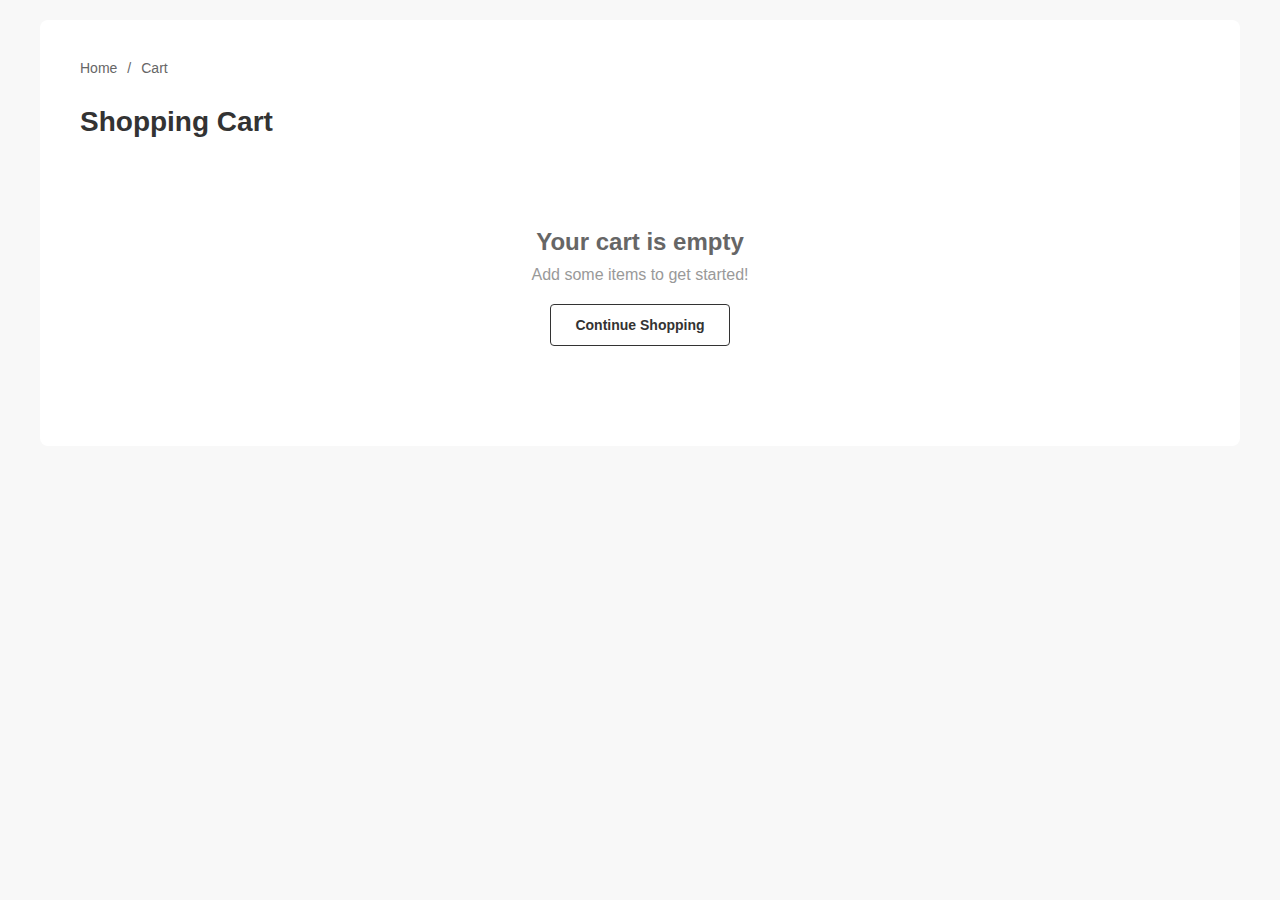
<file: cart.html>
<!DOCTYPE html>
<html lang="en">
<head>
    <meta charset="UTF-8">
    <meta name="viewport" content="width=device-width, initial-scale=1.0">
    <title>Shopping Cart - Comfort Furniture</title>
    <style>
        * {
            margin: 0;
            padding: 0;
            box-sizing: border-box;
        }

        body {
            font-family: 'Segoe UI', Tahoma, Geneva, Verdana, sans-serif;
            background-color: #f8f8f8;
            padding: 20px;
        }

        .container {
            max-width: 1200px;
            margin: 0 auto;
            background: white;
            padding: 40px;
            border-radius: 8px;
        }

        .breadcrumb {
            display: flex;
            gap: 10px;
            margin-bottom: 30px;
            color: #666;
            font-size: 14px;
        }

        .breadcrumb a {
            color: #666;
            text-decoration: none;
            cursor: pointer;
        }

        .breadcrumb a:hover {
            color: #333;
        }

        h1 {
            font-size: 28px;
            margin-bottom: 30px;
            color: #333;
        }

        .cart-wrapper {
            display: grid;
            grid-template-columns: 1fr 350px;
            gap: 40px;
            margin-bottom: 30px;
        }

        .cart-items {
            border-top: 2px solid #f0f0f0;
            border-bottom: 2px solid #f0f0f0;
            padding: 20px 0;
        }

        .cart-header {
            display: grid;
            grid-template-columns: 2fr 1fr 1fr 1fr 0.5fr;
            gap: 20px;
            padding: 15px 0;
            margin-bottom: 20px;
            font-weight: 600;
            color: #333;
            font-size: 14px;
        }

        .cart-item {
            display: grid;
            grid-template-columns: 2fr 1fr 1fr 1fr 0.5fr;
            gap: 20px;
            align-items: center;
            padding: 20px 0;
            border-bottom: 1px solid #f0f0f0;
        }

        .item-info {
            display: flex;
            align-items: center;
            gap: 15px;
        }

        .item-image {
            width: 80px;
            height: 80px;
            background: #f0f0f0;
            border-radius: 4px;
            overflow: hidden;
        }

        .item-image img {
            width: 100%;
            height: 100%;
            object-fit: cover;
        }

        .item-details h3 {
            font-size: 14px;
            margin-bottom: 5px;
            color: #333;
        }

        .item-price {
            font-size: 14px;
            color: #666;
            font-weight: 600;
        }

        .quantity-control {
            display: flex;
            align-items: center;
            border: 1px solid #ddd;
            border-radius: 4px;
            width: 70px;
        }

        .quantity-control button {
            background: none;
            border: none;
            cursor: pointer;
            padding: 5px 8px;
            color: #666;
            font-size: 16px;
        }

        .quantity-control button:hover {
            color: #333;
            background: #f5f5f5;
        }

        .quantity-control input {
            width: 30px;
            border: none;
            text-align: center;
            font-size: 14px;
            font-weight: 600;
        }

        .quantity-control input:focus {
            outline: none;
        }

        .subtotal {
            text-align: right;
            font-weight: 600;
            color: #333;
            font-size: 14px;
        }

        .remove-item {
            background: none;
            border: none;
            color: #dc3545;
            cursor: pointer;
            font-size: 18px;
            padding: 0;
            transition: all 0.2s;
        }

        .remove-item:hover {
            color: #c82333;
            transform: scale(1.2);
        }

        .cart-actions {
            display: flex;
            justify-content: space-between;
            gap: 15px;
            margin-top: 30px;
        }

        .btn {
            padding: 12px 24px;
            border: none;
            border-radius: 4px;
            cursor: pointer;
            font-size: 14px;
            font-weight: 600;
            transition: all 0.3s ease;
        }

        .btn-secondary {
            background: white;
            color: #333;
            border: 1px solid #333;
        }

        .btn-secondary:hover {
            background: #f0f0f0;
        }

        .coupon-section {
            display: flex;
            gap: 15px;
            margin-top: 30px;
        }

        .coupon-input {
            flex: 1;
            padding: 12px 20px;
            border: 1px solid #ddd;
            border-radius: 4px;
            font-size: 14px;
        }

        .coupon-input:focus {
            outline: none;
            border-color: #dc3545;
        }

        .apply-coupon-btn {
            padding: 12px 30px;
            background: #dc3545;
            color: white;
            border: none;
            border-radius: 4px;
            cursor: pointer;
            font-size: 14px;
            font-weight: 600;
            transition: background 0.3s;
        }

        .apply-coupon-btn:hover {
            background: #c82333;
        }

        .cart-summary {
            background: #f9f9f9;
            padding: 25px;
            border-radius: 4px;
            height: fit-content;
            position: sticky;
            top: 20px;
        }

        .cart-summary h2 {
            font-size: 18px;
            margin-bottom: 20px;
            color: #333;
            border-bottom: 2px solid #e0e0e0;
            padding-bottom: 15px;
        }

        .summary-row {
            display: flex;
            justify-content: space-between;
            margin-bottom: 15px;
            font-size: 14px;
            color: #666;
        }

        .summary-row.total {
            font-weight: 700;
            color: #333;
            font-size: 16px;
            margin-top: 20px;
            padding-top: 15px;
            border-top: 1px solid #ddd;
        }

        .checkout-btn {
            width: 100%;
            margin-top: 25px;
            padding: 14px;
            background: #dc3545;
            color: white;
            border: none;
            border-radius: 4px;
            cursor: pointer;
            font-size: 14px;
            font-weight: 600;
            transition: background 0.3s;
        }

        .checkout-btn:hover {
            background: #c82333;
        }

        .message {
            padding: 12px 20px;
            margin-bottom: 20px;
            border-radius: 4px;
            display: none;
            animation: slideDown 0.3s ease;
        }

        .message.show {
            display: block;
        }

        .message.success {
            background-color: #d4edda;
            color: #155724;
            border: 1px solid #c3e6cb;
        }

        .message.error {
            background-color: #f8d7da;
            color: #721c24;
            border: 1px solid #f5c6cb;
        }

        .empty-cart {
            text-align: center;
            padding: 60px 20px;
        }

        .empty-cart h2 {
            font-size: 24px;
            margin-bottom: 10px;
            color: #666;
        }

        .empty-cart p {
            color: #999;
            margin-bottom: 20px;
        }

        @keyframes slideDown {
            from {
                opacity: 0;
                transform: translateY(-10px);
            }
            to {
                opacity: 1;
                transform: translateY(0);
            }
        }

        .calculator-display {
            font-size: 12px;
            color: #999;
            margin-top: 5px;
        }

        @media (max-width: 768px) {
            .cart-wrapper {
                grid-template-columns: 1fr;
            }

            .cart-header,
            .cart-item {
                grid-template-columns: 1.5fr 0.8fr;
            }

            .quantity-control,
            .subtotal,
            .remove-item {
                grid-column: 2;
                justify-self: end;
            }

            .cart-summary {
                position: static;
            }
        }
    </style>
</head>
<body>
    <div class="container">
        <div class="breadcrumb">
            <a href="index.html">Home</a>
            <span>/</span>
            <span>Cart</span>
        </div>

        <h1>Shopping Cart</h1>

        <div id="message" class="message"></div>

        <div id="cartContent">
            <!-- Cart will be loaded here by JavaScript -->
        </div>
    </div>

    <script>
        let appliedDiscount = 0;

        function getCart() {
            return JSON.parse(localStorage.getItem('comfortCart')) || [];
        }

        function saveCart(cart) {
            localStorage.setItem('comfortCart', JSON.stringify(cart));
        }

        function renderCart() {
            const cart = getCart();
            const cartContent = document.getElementById('cartContent');

            if (cart.length === 0) {
                cartContent.innerHTML = `
                    <div class="empty-cart">
                        <h2>Your cart is empty</h2>
                        <p>Add some items to get started!</p>
                        <button class="btn btn-secondary" onclick="window.location.href='index.html'">Continue Shopping</button>
                    </div>
                `;
                return;
            }

            let cartHTML = `
                <div class="cart-wrapper">
                    <div>
                        <div class="cart-header">
                            <div>Product</div>
                            <div>Price</div>
                            <div>Quantity</div>
                            <div>Subtotal</div>
                            <div></div>
                        </div>
                        <div class="cart-items" id="cartItems">
            `;

            cart.forEach(item => {
                cartHTML += `
                    <div class="cart-item" data-id="${item.id}" data-price="${item.price}">
                        <div class="item-info">
                            <div class="item-image">
                                <img src="${item.image}" alt="${item.name}">
                            </div>
                            <div class="item-details">
                                <h3 class="product-name">${item.name}</h3>
                            </div>
                        </div>
                        <div class="item-price">$${item.price}</div>
                        <div>
                            <div class="quantity-control">
                                <button class="qty-minus">−</button>
                                <input class="qty-input" type="number" value="${item.quantity}" min="1">
                                <button class="qty-plus">+</button>
                            </div>
                            <div class="calculator-display">= <span class="calc-qty">${item.quantity}</span> × $<span class="calc-price">${item.price}</span></div>
                        </div>
                        <div class="subtotal">$${(item.price * item.quantity).toFixed(2)}</div>
                        <button class="remove-item">✕</button>
                    </div>
                `;
            });

            cartHTML += `
                        </div>
                        <div class="cart-actions">
                            <button class="btn btn-secondary" id="returnBtn">Return To Shop</button>
                            <button class="btn btn-secondary" id="updateBtn">Update Cart</button>
                        </div>
                        <div class="coupon-section">
                            <input type="text" class="coupon-input" id="couponInput" placeholder="Enter coupon code (e.g., SAVE10, SAVE20, FLAT50)">
                            <button class="apply-coupon-btn" id="applyCoupon">Apply Coupon</button>
                        </div>
                    </div>
                    <div class="cart-summary">
                        <h2>Cart Total</h2>
                        <div class="summary-row">
                            <span>Subtotal:</span>
                            <span id="subtotalDisplay">$0</span>
                        </div>
                        <div class="summary-row" id="discountRow" style="display: none;">
                            <span>Discount:</span>
                            <span id="discountDisplay">-$0</span>
                        </div>
                        <div class="summary-row">
                            <span>Shipping:</span>
                            <span>Free</span>
                        </div>
                        <div class="summary-row total">
                            <span>Total:</span>
                            <span id="totalDisplay">$0</span>
                        </div>
                        <button class="checkout-btn" id="checkoutBtn">Proceed to Checkout</button>
                    </div>
                </div>
            `;

            cartContent.innerHTML = cartHTML;
            attachEventListeners();
            updateCartTotals();
        }

        function attachEventListeners() {
            // Quantity controls
            document.addEventListener('click', function(e) {
                if (e.target.classList.contains('qty-plus')) {
                    const cartItem = e.target.closest('.cart-item');
                    const input = cartItem.querySelector('.qty-input');
                    const id = parseInt(cartItem.dataset.id);
                    updateQuantity(id, parseInt(input.value) + 1);
                }

                if (e.target.classList.contains('qty-minus')) {
                    const cartItem = e.target.closest('.cart-item');
                    const input = cartItem.querySelector('.qty-input');
                    const id = parseInt(cartItem.dataset.id);
                    if (parseInt(input.value) > 1) {
                        updateQuantity(id, parseInt(input.value) - 1);
                    }
                }

                if (e.target.classList.contains('remove-item')) {
                    const cartItem = e.target.closest('.cart-item');
                    const id = parseInt(cartItem.dataset.id);
                    removeItem(id);
                }
            });

            // Quantity input change
            document.addEventListener('change', function(e) {
                if (e.target.classList.contains('qty-input')) {
                    const cartItem = e.target.closest('.cart-item');
                    const id = parseInt(cartItem.dataset.id);
                    const newQty = Math.max(1, parseInt(e.target.value) || 1);
                    updateQuantity(id, newQty);
                }
            });

            // Other buttons
            const returnBtn = document.getElementById('returnBtn');
            if (returnBtn) {
                returnBtn.addEventListener('click', () => {
                    window.location.href = 'index.html';
                });
            }

            const updateBtn = document.getElementById('updateBtn');
            if (updateBtn) {
                updateBtn.addEventListener('click', () => {
                    showMessage('Cart updated successfully!', 'success');
                });
            }

            const applyCoupon = document.getElementById('applyCoupon');
            if (applyCoupon) {
                applyCoupon.addEventListener('click', applyCouponCode);
            }

            const checkoutBtn = document.getElementById('checkoutBtn');
            if (checkoutBtn) {
                checkoutBtn.addEventListener('click', () => {
                    const total = document.getElementById('totalDisplay').textContent;
                    showMessage('Proceeding to checkout with total: ' + total, 'success');
                    setTimeout(() => {
                        alert('Thank you for your order!\nTotal: ' + total);
                    }, 1500);
                });
            }

            const couponInput = document.getElementById('couponInput');
            if (couponInput) {
                couponInput.addEventListener('keypress', (e) => {
                    if (e.key === 'Enter') {
                        applyCouponCode();
                    }
                });
            }
        }

        function updateQuantity(id, quantity) {
            let cart = getCart();
            const item = cart.find(i => i.id === id);
            if (item) {
                item.quantity = quantity;
                saveCart(cart);
                renderCart();
            }
        }

        function removeItem(id) {
            let cart = getCart();
            const item = cart.find(i => i.id === id);
            cart = cart.filter(i => i.id !== id);
            saveCart(cart);
            showMessage(item.name + ' removed from cart', 'success');
            renderCart();
        }

        function updateCartTotals() {
            const cart = getCart();
            let grandTotal = 0;

            cart.forEach(item => {
                grandTotal += item.price * item.quantity;
            });

            const finalTotal = grandTotal - appliedDiscount;
            
            const subtotalDisplay = document.getElementById('subtotalDisplay');
            const totalDisplay = document.getElementById('totalDisplay');
            
            if (subtotalDisplay) subtotalDisplay.textContent = '$' + grandTotal.toFixed(2);
            if (totalDisplay) totalDisplay.textContent = '$' + finalTotal.toFixed(2);
        }

        function applyCouponCode() {
            const couponInput = document.getElementById('couponInput');
            const couponCode = couponInput.value.toUpperCase();
            const subtotal = parseFloat(document.getElementById('subtotalDisplay').textContent.replace('$', ''));
            
            let discount = 0;
            let validCoupon = false;

            const coupons = {
                'SAVE10': 0.10,
                'SAVE20': 0.20,
                'SAVE30': 0.30,
                'FLAT50': null
            };

            if (couponCode === 'FLAT50') {
                discount = 50;
                validCoupon = true;
            } else if (coupons[couponCode]) {
                discount = subtotal * coupons[couponCode];
                validCoupon = true;
            }

            if (validCoupon) {
                appliedDiscount = Math.min(discount, subtotal);
                showMessage(`Coupon applied! You saved $${appliedDiscount.toFixed(2)}`, 'success');
                
                document.getElementById('discountRow').style.display = 'flex';
                document.getElementById('discountDisplay').textContent = '-$' + appliedDiscount.toFixed(2);
                couponInput.value = '';
                
                updateCartTotals();
            } else {
                showMessage('Invalid coupon code', 'error');
                couponInput.value = '';
            }
        }

        function showMessage(message, type = 'success') {
            const messageEl = document.getElementById('message');
            messageEl.textContent = message;
            messageEl.className = 'message show ' + type;

            setTimeout(() => {
                messageEl.classList.remove('show');
            }, 3000);
        }

        // Initialize cart on page load
        document.addEventListener('DOMContentLoaded', renderCart);
    </script>
</body>
</html>
</file>
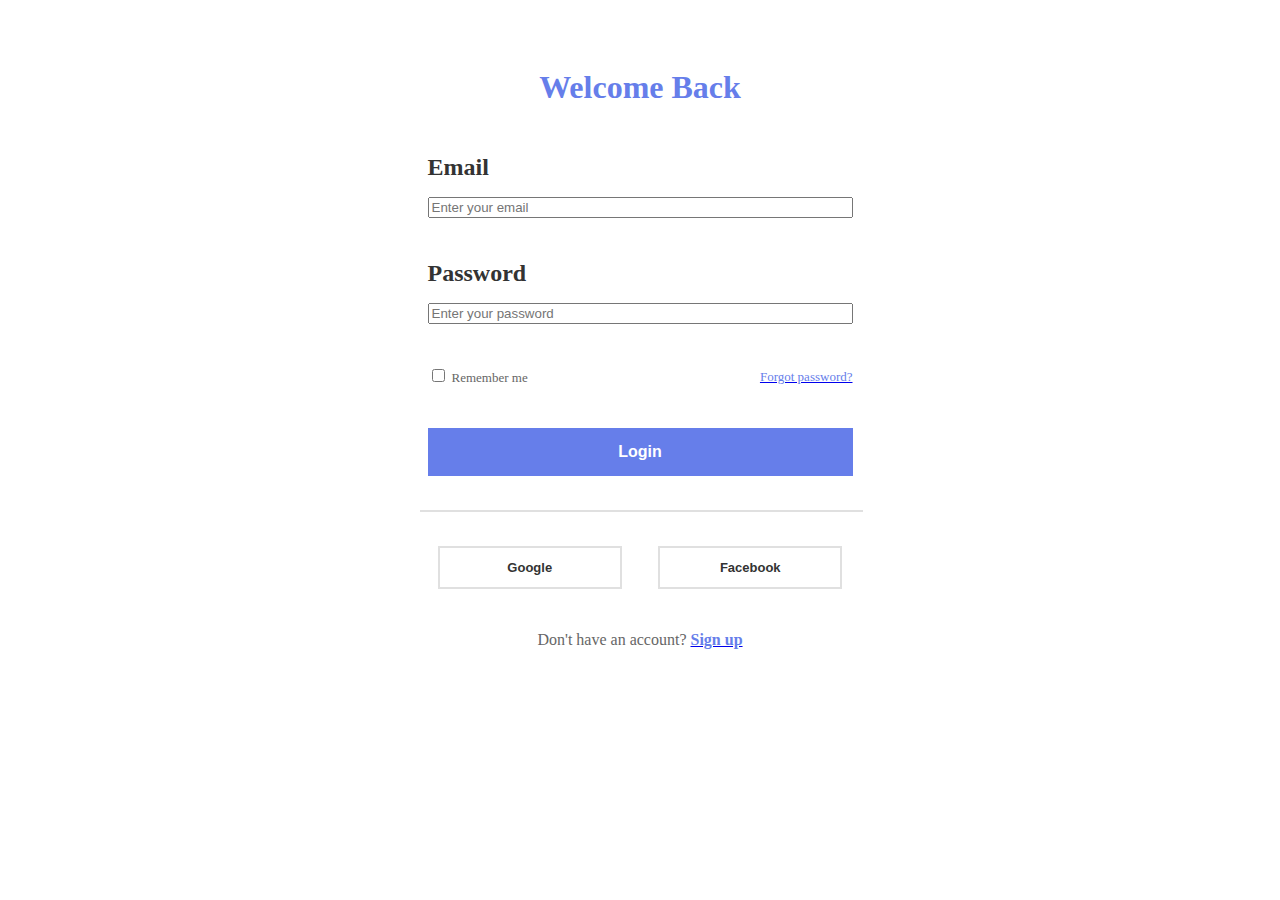
<file: contact-demo.html>
<!DOCTYPE html>
<html lang="en">
<head>
    <meta charset="UTF-8">
    <meta name="viewport" content="width=device-width, initial-scale=1.0">
    <title>Login Page</title>
</head>
<body background="https://images.pexels.com/photos/80453/poppy-field-of-poppies-flower-flowers-80453.jpeg?cs=srgb&dl=pexels-pixabay-80453.jpg&fm=jpg"  text="black">
    
    
    <center>
        <table bgcolor="#ffffff" width="500" cellpadding="40" cellspacing="0" border="0">
            <tr>
                <td align="center">
                    <h1><font color="#667eea" size="6">Welcome Back</font></h1>
                    
                    <br>
                    
                    
                        <table width="100%" cellpadding="8" cellspacing="0" border="0">
                            <tr>
                                <td align="left">
                                    <font color="#333333" size="5"><b>Email</b></font>
                                </td>
                            </tr>
                            <tr>
                                <td>
                                    <input type="email" name="email" size="50" required placeholder="Enter your email">
                                </td>
                            </tr>
                            <tr>
                                <td height="10"></td>
                            </tr>
                            <tr>
                                <td align="left">
                                    <font color="#333333" size="5"><b>Password</b></font>
                                </td>
                            </tr>
                            <tr>
                                <td>
                                    <input type="password" name="password" size="50" required placeholder="Enter your password">
                                </td>
                            </tr>
                            <tr>
                                <td height="10"></td>
                            </tr>
                            <tr>
                                <td>
                                    <table width="100%" cellpadding="0" cellspacing="0" border="0">
                                        <tr>
                                            <td align="left">
                                                <input type="checkbox" name="remember" id="remember">
                                                <label for="remember"><font color="#666666" size="2">Remember me</font></label>
                                            </td>
                                            <td align="right">
                                                <a href="#"><font color="#667eea" size="2">Forgot password?</font></a>
                                            </td>
                                        </tr>
                                    </table>
                                </td>
                            </tr>
                            <tr>
                                <td height="10"></td>
                            </tr>
                            <tr>
                                <td align="center">
                         <button type="submit" style="width: 100%; padding: 15px; background-color: #667eea; color: white; border: none; font-size: 16px; cursor: pointer;">
                                        <b>Login</b>
                                    </button>
                                </td>
                            </tr>
                        </table>
                    
                    
                    <br>
                    <hr width="100%" color="#e0e0e0">
                    <br>
                    
                    <table width="100%" cellpadding="8" cellspacing="0" border="0">
                        <tr>
                            <td align="center" width="50%">
                                <a href="#">
                                    <button type="button" style="width: 90%; padding: 12px; background-color: #ffffff; border: 2px solid #e0e0e0; cursor: pointer;">
                                        <font color="#333333" size="2"><b>Google</b></font>
                                    </button>
                                </a>
                            </td>
                            <td align="center" width="50%">
                                <a href="#">
                                    <button type="button" style="width: 90%; padding: 12px; background-color: #ffffff; border: 2px solid #e0e0e0; cursor: pointer;">
                                        <font color="#333333" size="2"><b>Facebook</b></font>
                                    </button>
                                </a>
                            </td>
                        </tr>
                    </table>
                    
                    <br>
                    <p>
                        <font color="#666666" size="3">
                            Don't have an account? 
                            <a href="demo-signin.html"><font color="#667eea"><b>Sign up</b></font></a>
                        </font>
                    </p>
                </td>
            </tr>
        </table>
    </center>
    
  
</body>
</html>
</file>
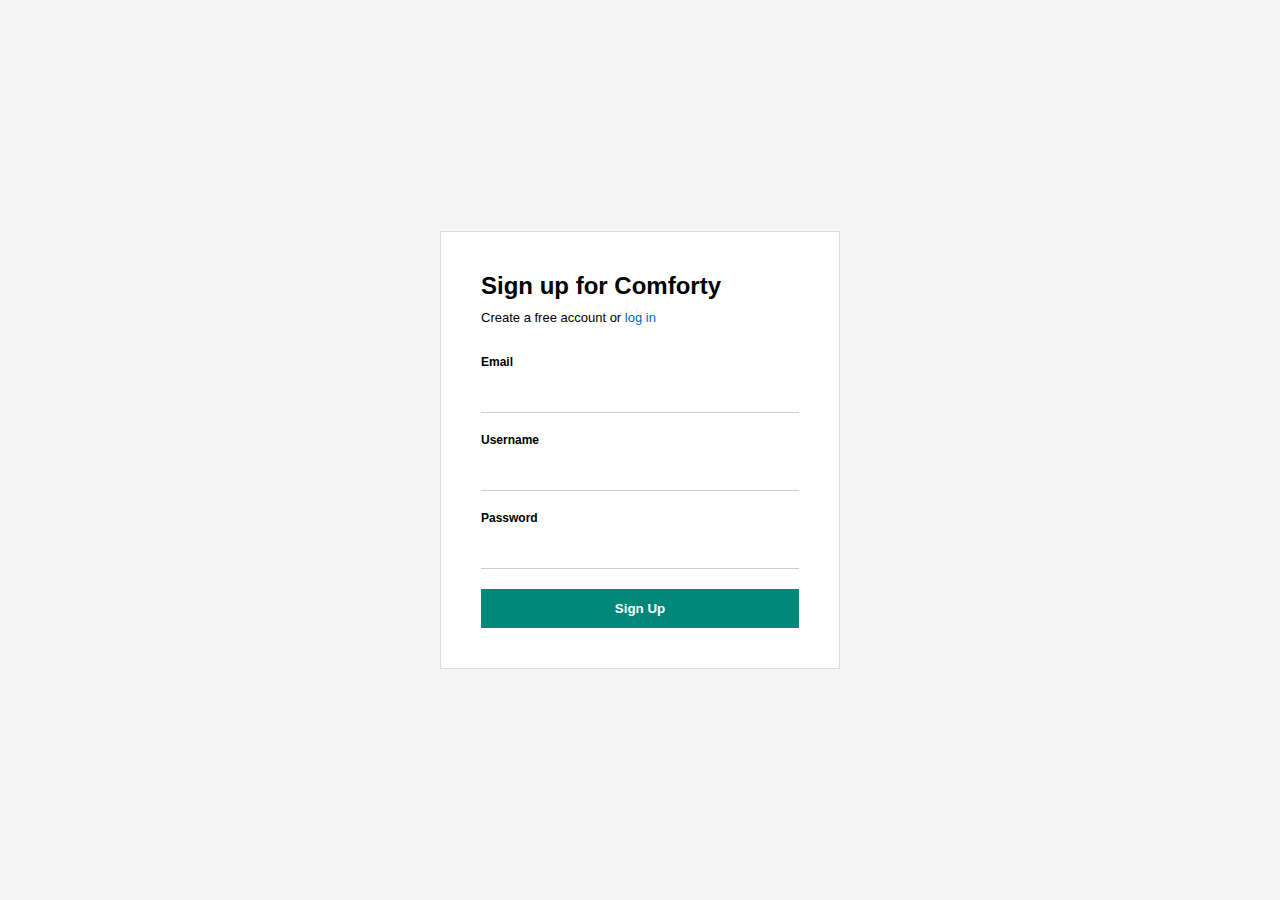
<file: demo-signin.html>
<!DOCTYPE html><head>
    <link rel="stylesheet" href="demo-signin.css">
</head>
<body>
    <div class="container">
        <h1>Sign up for Comforty</h1>
        <p class="subtitle">Create a free account or 
            <a href="contact-demo.html">log in</a>
        </p>

        
            <div class="form-group">
                <label for="email">Email</label>
                <input type="email" id="email" name="email" required>
            </div>

            <div class="form-group">
                <label for="username">Username</label>
                <input type="text" id="username" name="username" required>
            </div>

            <div class="form-group">
               <div class="password-container">
    <label>Password</label>
<input type="password" id="password">
   
</div>

</div>
 <button type="submit">Sign Up</button>

    </div>
</file>
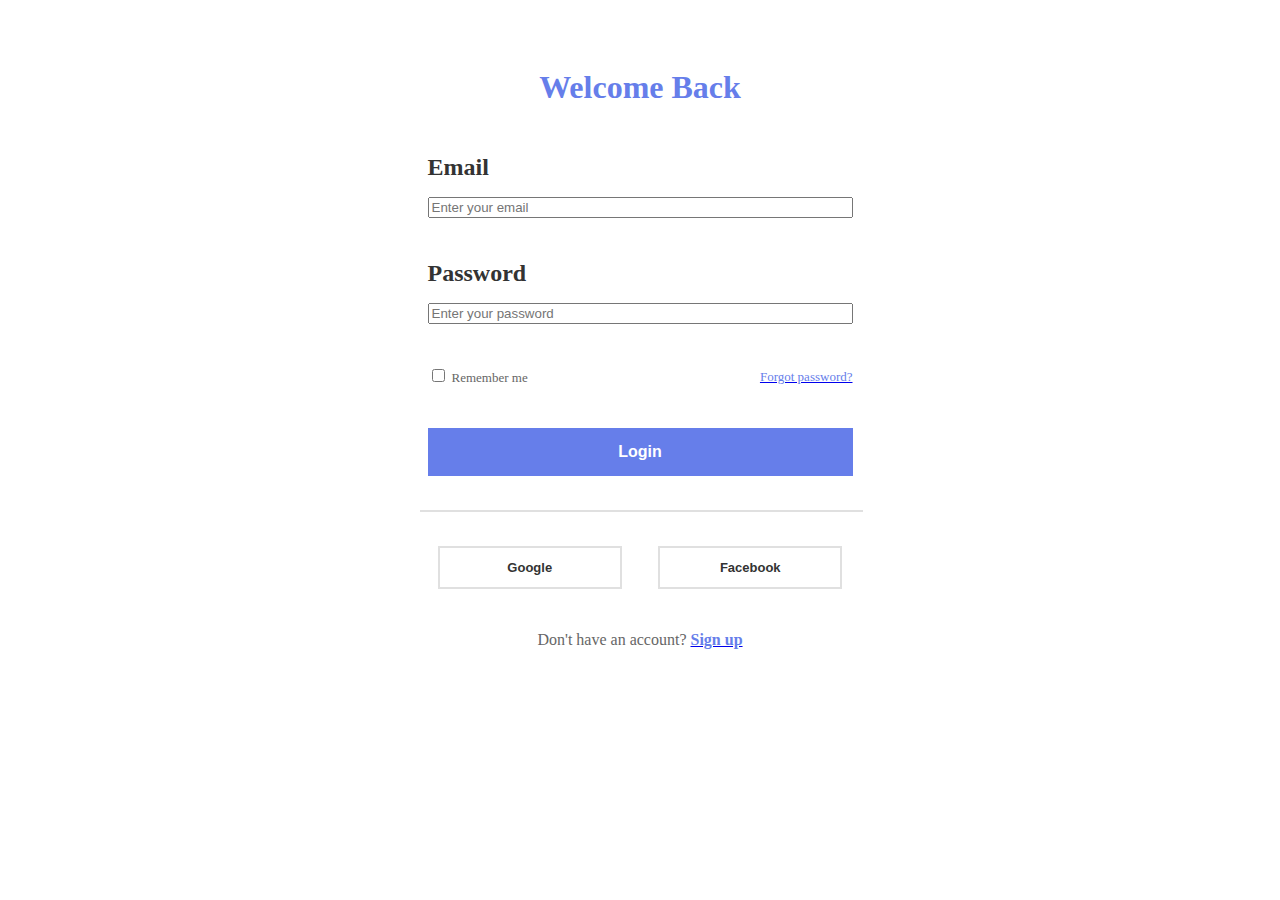
<file: form.html>
<!DOCTYPE html>
<html lang="en">
<head>
    <meta charset="UTF-8">
    <meta name="viewport" content="width=device-width, initial-scale=1.0">
    <title>Login Page</title>
</head>
<body background="https://images.pexels.com/photos/80453/poppy-field-of-poppies-flower-flowers-80453.jpeg?cs=srgb&dl=pexels-pixabay-80453.jpg&fm=jpg"  text="black">
    
    
    <center>
        <table bgcolor="#ffffff" width="500" cellpadding="40" cellspacing="0" border="0">
            <tr>
                <td align="center">
                    <h1><font color="#667eea" size="6">Welcome Back</font></h1>
                    
                    <br>
                    
                    
                        <table width="100%" cellpadding="8" cellspacing="0" border="0">
                            <tr>
                                <td align="left">
                                    <font color="#333333" size="5"><b>Email</b></font>
                                </td>
                            </tr>
                            <tr>
                                <td>
                                    <input type="email" name="email" size="50" required placeholder="Enter your email">
                                </td>
                            </tr>
                            <tr>
                                <td height="10"></td>
                            </tr>
                            <tr>
                                <td align="left">
                                    <font color="#333333" size="5"><b>Password</b></font>
                                </td>
                            </tr>
                            <tr>
                                <td>
                                    <input type="password" name="password" size="50" required placeholder="Enter your password">
                                </td>
                            </tr>
                            <tr>
                                <td height="10"></td>
                            </tr>
                            <tr>
                                <td>
                                    <table width="100%" cellpadding="0" cellspacing="0" border="0">
                                        <tr>
                                            <td align="left">
                                                <input type="checkbox" name="remember" id="remember">
                                                <label for="remember"><font color="#666666" size="2">Remember me</font></label>
                                            </td>
                                            <td align="right">
                                                <a href="#"><font color="#667eea" size="2">Forgot password?</font></a>
                                            </td>
                                        </tr>
                                    </table>
                                </td>
                            </tr>
                            <tr>
                                <td height="10"></td>
                            </tr>
                            <tr>
                                <td align="center">
                         <button type="submit" style="width: 100%; padding: 15px; background-color: #667eea; color: white; border: none; font-size: 16px; cursor: pointer;">
                                        <b>Login</b>
                                    </button>
                                </td>
                            </tr>
                        </table>
                    
                    
                    <br>
                    <hr width="100%" color="#e0e0e0">
                    <br>
                    
                    <table width="100%" cellpadding="8" cellspacing="0" border="0">
                        <tr>
                            <td align="center" width="50%">
                                <a href="#">
                                    <button type="button" style="width: 90%; padding: 12px; background-color: #ffffff; border: 2px solid #e0e0e0; cursor: pointer;">
                                        <font color="#333333" size="2"><b>Google</b></font>
                                    </button>
                                </a>
                            </td>
                            <td align="center" width="50%">
                                <a href="#">
                                    <button type="button" style="width: 90%; padding: 12px; background-color: #ffffff; border: 2px solid #e0e0e0; cursor: pointer;">
                                        <font color="#333333" size="2"><b>Facebook</b></font>
                                    </button>
                                </a>
                            </td>
                        </tr>
                    </table>
                    
                    <br>
                    <p>
                        <font color="#666666" size="3">
                            Don't have an account? 
                            <a href="signin.html"><font color="#667eea"><b>Sign up</b></font></a>
                        </font>
                    </p>
                </td>
            </tr>
        </table>
    </center>
    
  
</body>
</html>
</file>
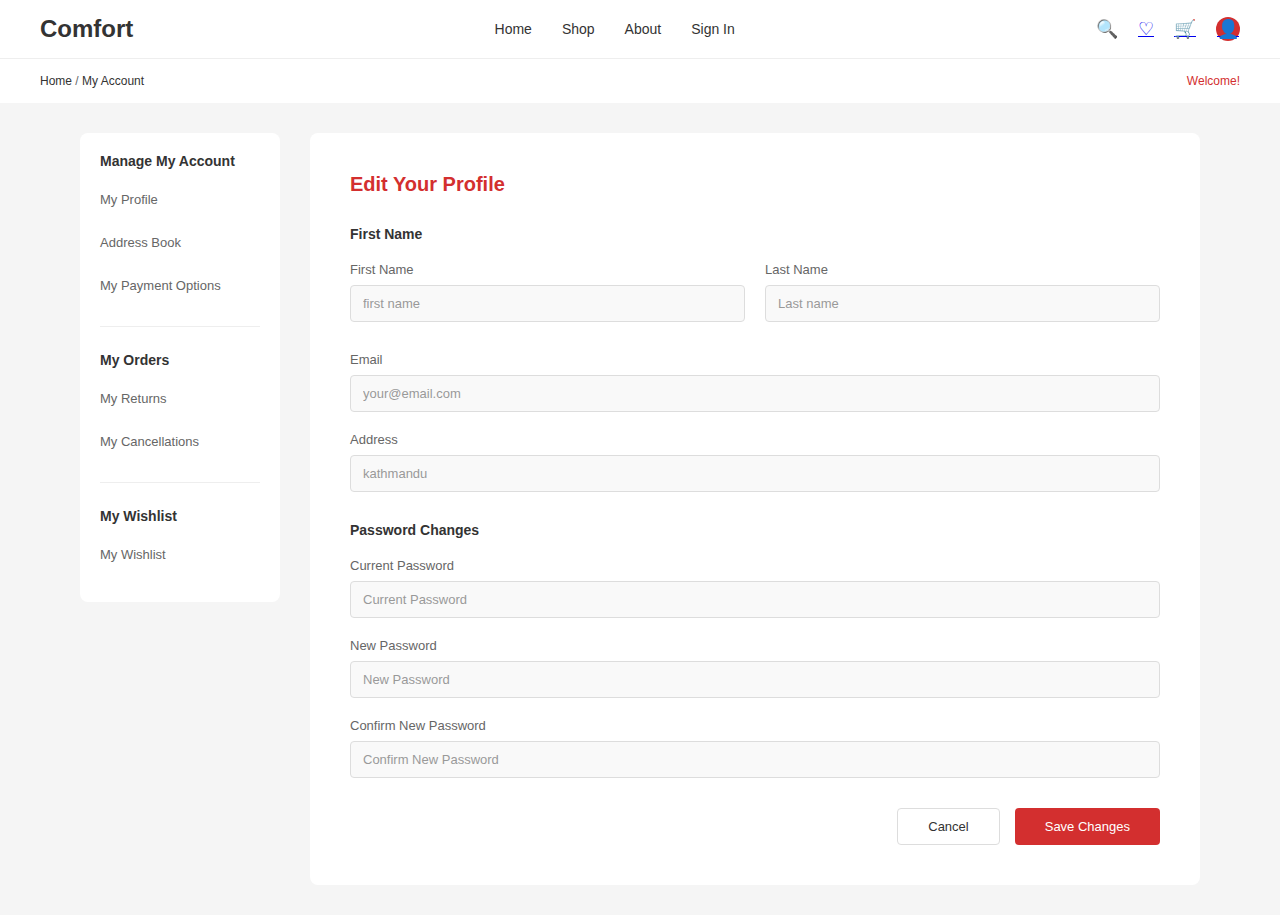
<file: profile.html>
<!DOCTYPE html>
<html lang="en">
<head>
    <meta charset="UTF-8">
    <meta name="viewport" content="width=device-width, initial-scale=1.0">
    <title>My Account - Comfort Furniture</title>
    <style>
        * {
            margin: 0;
            padding: 0;
            box-sizing: border-box;
        }

        body {
            font-family: 'Segoe UI', Tahoma, Geneva, Verdana, sans-serif;
            background-color: #f5f5f5;
            color: #333;
        }

        /* Header */
        .header {
            background-color: white;
            padding: 15px 40px;
            display: flex;
            justify-content: space-between;
            align-items: center;
            border-bottom: 1px solid #eee;
        }

        .logo {
            font-size: 24px;
            font-weight: bold;
        }

        .nav {
            display: flex;
            gap: 30px;
        }

        .nav a {
            text-decoration: none;
            color: #333;
            font-size: 14px;
        }

        .header-icons {
            display: flex;
            gap: 20px;
            align-items: center;
        }

        .header-icons span {
            cursor: pointer;
            font-size: 18px;
        }

        .profile-icon {
            background-color: #d32f2f;
            color: white;
            border-radius: 50%;
            width: 24px;
            height: 24px;
            display: flex;
            align-items: center;
            justify-content: center;
            font-size: 12px;
        }

        /* Breadcrumb */
        .breadcrumb {
            background-color: white;
            padding: 15px 40px;
            font-size: 12px;
            color: #666;
        }

        .breadcrumb a {
            color: #333;
            text-decoration: none;
        }

        .welcome-text {
            float: right;
            color: #d32f2f;
        }

        /* Main Container */
        .container {
            display: flex;
            max-width: 1200px;
            margin: 30px auto;
            gap: 30px;
            padding: 0 40px;
        }

        /* Sidebar */
        .sidebar {
            width: 200px;
            background-color: white;
            padding: 20px;
            border-radius: 8px;
            height: fit-content;
        }

        .sidebar h3 {
            font-size: 14px;
            font-weight: 600;
            margin-bottom: 15px;
            color: #333;
        }

        .sidebar ul {
            list-style: none;
        }

        .sidebar li {
            margin-bottom: 12px;
        }

        .sidebar a {
            text-decoration: none;
            color: #666;
            font-size: 13px;
            display: block;
            padding: 8px 0;
            transition: color 0.3s;
        }

        .sidebar a:hover {
            color: #d32f2f;
        }

        .section-divider {
            margin: 25px 0;
            border-top: 1px solid #eee;
        }

        /* Main Content */
        .main-content {
            flex: 1;
            background-color: white;
            padding: 40px;
            border-radius: 8px;
        }

        .profile-header {
            margin-bottom: 30px;
        }

        .profile-header h2 {
            font-size: 20px;
            margin-bottom: 5px;
            color: #d32f2f;
        }

        /* Form Section */
        .form-section {
            margin-bottom: 30px;
        }

        .form-section h3 {
            font-size: 14px;
            font-weight: 600;
            margin-bottom: 20px;
            color: #333;
        }

        .form-row {
            display: grid;
            grid-template-columns: 1fr 1fr;
            gap: 20px;
            margin-bottom: 20px;
        }

        .form-row.full {
            grid-template-columns: 1fr;
        }

        .form-group {
            display: flex;
            flex-direction: column;
        }

        .form-group label {
            font-size: 13px;
            color: #666;
            margin-bottom: 8px;
            font-weight: 500;
        }

        .form-group input {
            padding: 10px 12px;
            border: 1px solid #ddd;
            border-radius: 4px;
            font-size: 13px;
            background-color: #f9f9f9;
            color: #333;
        }

        .form-group input:focus {
            outline: none;
            border-color: #d32f2f;
            background-color: white;
        }

        .form-group input::placeholder {
            color: #999;
        }

        /* Buttons */
        .button-group {
            display: flex;
            gap: 15px;
            justify-content: flex-end;
            margin-top: 30px;
        }

        .btn {
            padding: 10px 30px;
            border: none;
            border-radius: 4px;
            font-size: 13px;
            cursor: pointer;
            transition: all 0.3s;
            font-weight: 500;
        }

        .btn-cancel {
            background-color: white;
            color: #333;
            border: 1px solid #ddd;
        }

        .btn-cancel:hover {
            background-color: #f5f5f5;
        }

        .btn-save {
            background-color: #d32f2f;
            color: white;
        }

        .btn-save:hover {
            background-color: #b71c1c;
        }

        /* Responsive */
        @media (max-width: 768px) {
            .container {
                flex-direction: column;
            }

            .sidebar {
                width: 100%;
            }

            .form-row {
                grid-template-columns: 1fr;
            }

            .header {
                flex-direction: column;
                gap: 15px;
            }

            .nav {
                flex-wrap: wrap;
                gap: 15px;
            }
        }
    </style>
</head>
<body>
    <!-- Header -->
    <div class="header">
        <div class="logo">Comfort</div>
        <nav class="nav">
            <a href="furniture.html">Home</a>
            <a href="shop.html">Shop</a>
            <a href="about.html">About</a>
            <a href="signin.html">Sign In</a>
        </nav>
        <div class="header-icons">
            <span>🔍</span>
            <span class="heart-icon"><a href="wish.html">♡</a></span>
            <span class="cart-icon"> <a href="cart.html">🛒</a></span>
            <span class="profile-icon"><a href="profile.html">👤</a></span>
        </div>
    </div>

    <!-- Breadcrumb -->
    <div class="breadcrumb">
        <a href="furniture.html">Home</a> / <a href="#account">My Account</a>
        <span class="welcome-text">Welcome! </span>
    </div>

    <!-- Main Container -->
    <div class="container">
        <!-- Sidebar -->
        <aside class="sidebar">
            <h3>Manage My Account</h3>
            <ul>
                <li><a href="#profile">My Profile</a></li>
                <li><a href="#address">Address Book</a></li>
                <li><a href="#payment">My Payment Options</a></li>
            </ul>

            <div class="section-divider"></div>

            <h3>My Orders</h3>
            <ul>
                <li><a href="#returns">My Returns</a></li>
                <li><a href="#cancellations">My Cancellations</a></li>
            </ul>

            <div class="section-divider"></div>

            <h3>My Wishlist</h3>
            <ul>
                <li><a href="wish.html">My Wishlist</a></li>
            </ul>
        </aside>

        <!-- Main Content -->
        <div class="main-content">
            <div class="profile-header">
                <h2>Edit Your Profile</h2>
            </div>

            <!-- Profile Information -->
            <div class="form-section">
                <h3>First Name</h3>
                <div class="form-row">
                    <div class="form-group">
                        <label >First Name</label>
                        <input type="text" id="fname" placeholder="first name" >
                    </div>
                    <div class="form-group">
                        <label>Last Name</label>
                        <input type="text" id="lname" placeholder="Last name" >
                    </div>
                </div>
            </div>

            <!-- Contact Information -->
            <div class="form-section">
                <div class="form-row full">
                    <div class="form-group">
                        <label for="email">Email</label>
                        <input type="email" id="email" placeholder="your@email.com" >
                    </div>
                </div>
                <div class="form-row full">
                    <div class="form-group">
                        <label for="address">Address</label>
                        <input type="text" id="address" placeholder="kathmandu" >
                    </div>
                </div>
            </div>

            <!-- Password Changes -->
            <div class="form-section">
                <h3>Password Changes</h3>
                <div class="form-row full">
                    <div class="form-group">
                        <label for="current-password">Current Password</label>
                        <input type="password" id="current-password" placeholder="Current Password">
                    </div>
                </div>
                <div class="form-row full">
                    <div class="form-group">
                        <label >New Password</label>
                        <input type="password" id="new-password" placeholder="New Password">
                    </div>
                </div>
                <div class="form-row full">
                    <div class="form-group">
                        <label for="confirm-password">Confirm New Password</label>
                        <input type="password" id="confirm-password" placeholder="Confirm New Password">
                    </div>
                </div>
            </div>

            <!-- Buttons -->
            <div class="button-group">
                <button class="btn btn-cancel">Cancel</button>
                <button class="btn btn-save">Save Changes</button>
            </div>
        </div>
    </div>
</body>
</html>
</file>
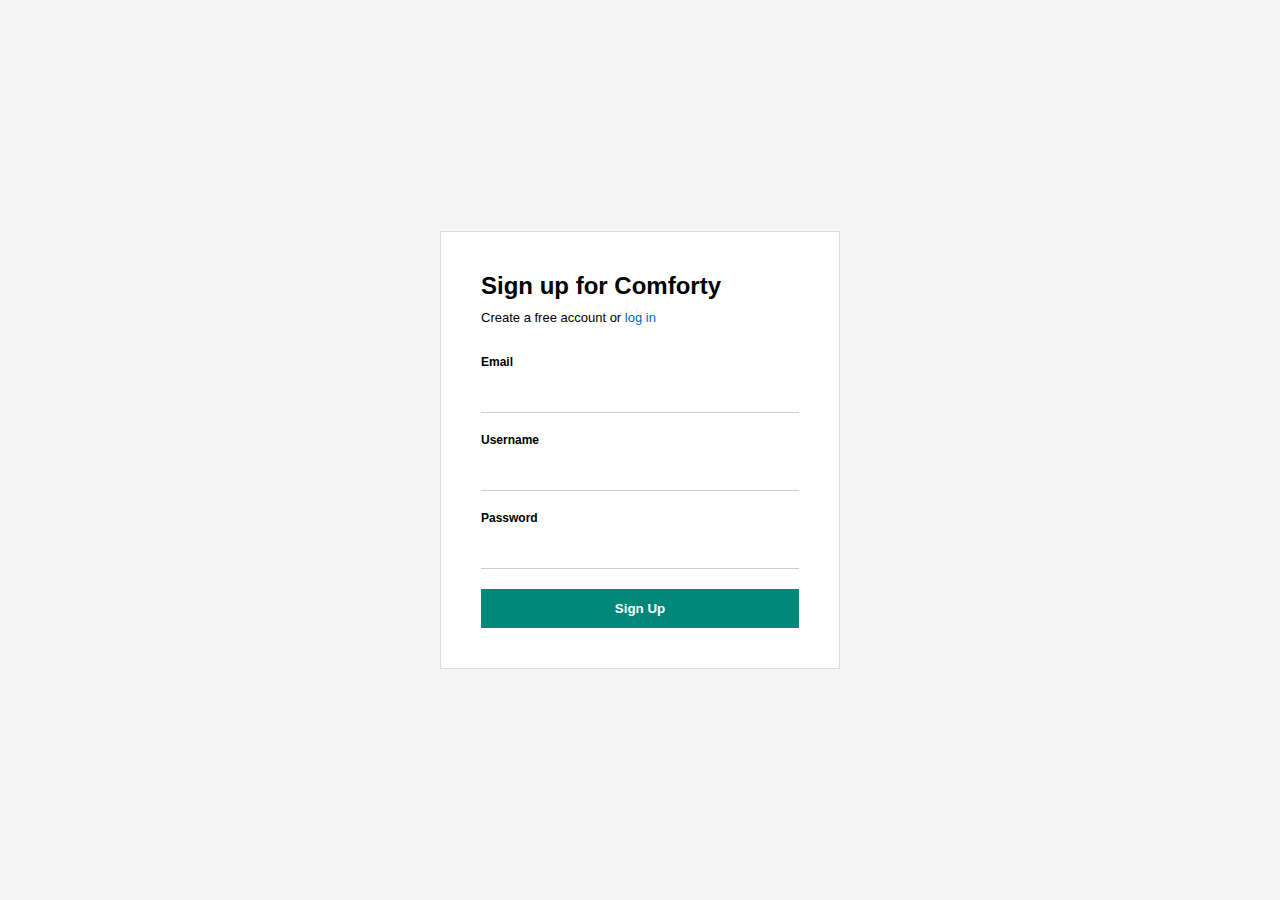
<file: signin.html>
<!DOCTYPE html><head>
    <link rel="stylesheet" href="signin.css">
</head>
<body>
    <div class="container">
        <h1>Sign up for Comforty</h1>
        <p class="subtitle">Create a free account or 
            <a href="form.html">log in</a>
        </p>

        
            <div class="form-group">
                <label for="email">Email</label>
                <input type="email" id="email" name="email" required>
            </div>

            <div class="form-group">
                <label for="username">Username</label>
                <input type="text" id="username" name="username" required>
            </div>

            <div class="form-group">
               <div class="password-container">
    <label>Password</label>
<input type="password" id="password">
   
</div>

</div>
 <button type="submit">Sign Up</button>

    </div>
</file>
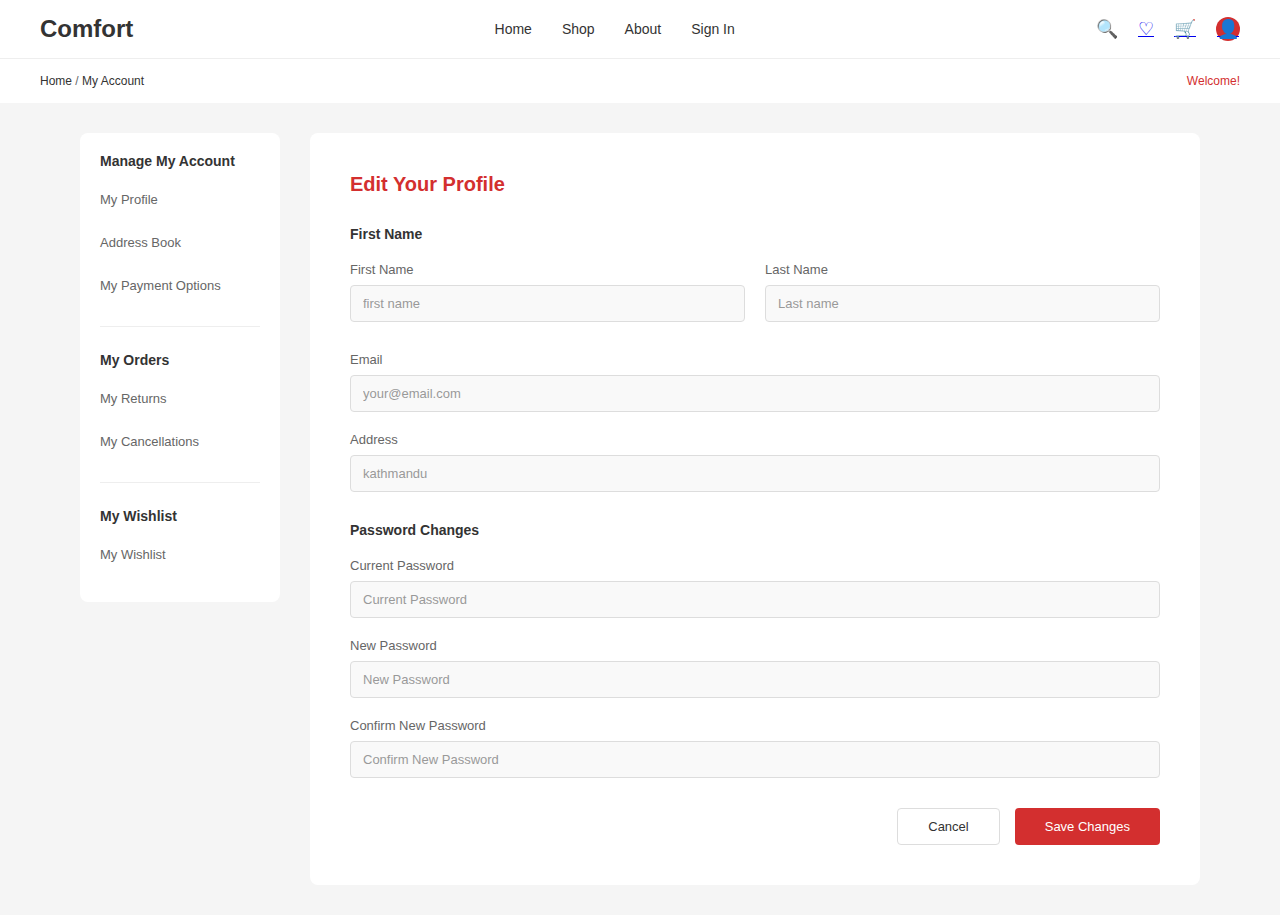
<file: user-demo.html>
<!DOCTYPE html>
<html lang="en">
<head>
    <meta charset="UTF-8">
    <meta name="viewport" content="width=device-width, initial-scale=1.0">
    <title>My Account - Comfort Furniture</title>
    <style>
        * {
            margin: 0;
            padding: 0;
            box-sizing: border-box;
        }

        body {
            font-family: 'Segoe UI', Tahoma, Geneva, Verdana, sans-serif;
            background-color: #f5f5f5;
            color: #333;
        }

        /* Header */
        .header {
            background-color: white;
            padding: 15px 40px;
            display: flex;
            justify-content: space-between;
            align-items: center;
            border-bottom: 1px solid #eee;
        }

        .logo {
            font-size: 24px;
            font-weight: bold;
        }

        .nav {
            display: flex;
            gap: 30px;
        }

        .nav a {
            text-decoration: none;
            color: #333;
            font-size: 14px;
        }

        .header-icons {
            display: flex;
            gap: 20px;
            align-items: center;
        }

        .header-icons span {
            cursor: pointer;
            font-size: 18px;
        }

        .profile-icon {
            background-color: #d32f2f;
            color: white;
            border-radius: 50%;
            width: 24px;
            height: 24px;
            display: flex;
            align-items: center;
            justify-content: center;
            font-size: 12px;
        }

        /* Breadcrumb */
        .breadcrumb {
            background-color: white;
            padding: 15px 40px;
            font-size: 12px;
            color: #666;
        }

        .breadcrumb a {
            color: #333;
            text-decoration: none;
        }

        .welcome-text {
            float: right;
            color: #d32f2f;
        }

        /* Main Container */
        .container {
            display: flex;
            max-width: 1200px;
            margin: 30px auto;
            gap: 30px;
            padding: 0 40px;
        }

        /* Sidebar */
        .sidebar {
            width: 200px;
            background-color: white;
            padding: 20px;
            border-radius: 8px;
            height: fit-content;
        }

        .sidebar h3 {
            font-size: 14px;
            font-weight: 600;
            margin-bottom: 15px;
            color: #333;
        }

        .sidebar ul {
            list-style: none;
        }

        .sidebar li {
            margin-bottom: 12px;
        }

        .sidebar a {
            text-decoration: none;
            color: #666;
            font-size: 13px;
            display: block;
            padding: 8px 0;
            transition: color 0.3s;
        }

        .sidebar a:hover {
            color: #d32f2f;
        }

        .section-divider {
            margin: 25px 0;
            border-top: 1px solid #eee;
        }

        /* Main Content */
        .main-content {
            flex: 1;
            background-color: white;
            padding: 40px;
            border-radius: 8px;
        }

        .profile-header {
            margin-bottom: 30px;
        }

        .profile-header h2 {
            font-size: 20px;
            margin-bottom: 5px;
            color: #d32f2f;
        }

        /* Form Section */
        .form-section {
            margin-bottom: 30px;
        }

        .form-section h3 {
            font-size: 14px;
            font-weight: 600;
            margin-bottom: 20px;
            color: #333;
        }

        .form-row {
            display: grid;
            grid-template-columns: 1fr 1fr;
            gap: 20px;
            margin-bottom: 20px;
        }

        .form-row.full {
            grid-template-columns: 1fr;
        }

        .form-group {
            display: flex;
            flex-direction: column;
        }

        .form-group label {
            font-size: 13px;
            color: #666;
            margin-bottom: 8px;
            font-weight: 500;
        }

        .form-group input {
            padding: 10px 12px;
            border: 1px solid #ddd;
            border-radius: 4px;
            font-size: 13px;
            background-color: #f9f9f9;
            color: #333;
        }

        .form-group input:focus {
            outline: none;
            border-color: #d32f2f;
            background-color: white;
        }

        .form-group input::placeholder {
            color: #999;
        }

        /* Buttons */
        .button-group {
            display: flex;
            gap: 15px;
            justify-content: flex-end;
            margin-top: 30px;
        }

        .btn {
            padding: 10px 30px;
            border: none;
            border-radius: 4px;
            font-size: 13px;
            cursor: pointer;
            transition: all 0.3s;
            font-weight: 500;
        }

        .btn-cancel {
            background-color: white;
            color: #333;
            border: 1px solid #ddd;
        }

        .btn-cancel:hover {
            background-color: #f5f5f5;
        }

        .btn-save {
            background-color: #d32f2f;
            color: white;
        }

        .btn-save:hover {
            background-color: #b71c1c;
        }

        /* Responsive */
        @media (max-width: 768px) {
            .container {
                flex-direction: column;
            }

            .sidebar {
                width: 100%;
            }

            .form-row {
                grid-template-columns: 1fr;
            }

            .header {
                flex-direction: column;
                gap: 15px;
            }

            .nav {
                flex-wrap: wrap;
                gap: 15px;
            }
        }
    </style>
</head>
<body>
    <!-- Header -->
    <div class="header">
        <div class="logo">Comfort</div>
        <nav class="nav">
            <a href="index.html">Home</a>
            <a href="shop.html">Shop</a>
            <a href="about.html">About</a>
            <a href="demo-signin.html">Sign In</a>
        </nav>
        <div class="header-icons">
            <span>🔍</span>
            <span class="heart-icon"><a href="wish.html">♡</a></span>
            <span class="cart-icon"> <a href="cart.html">🛒</a></span>
            <span class="profile-icon"><a href="user-demo.html">👤</a></span>
        </div>
    </div>

    <!-- Breadcrumb -->
    <div class="breadcrumb">
        <a href="index.html">Home</a> / <a href="#account">My Account</a>
        <span class="welcome-text">Welcome! </span>
    </div>

    <!-- Main Container -->
    <div class="container">
        <!-- Sidebar -->
        <aside class="sidebar">
            <h3>Manage My Account</h3>
            <ul>
                <li><a href="contact-demo.html">My Profile</a></li>
                <li><a href="#address">Address Book</a></li>
                <li><a href="#payment">My Payment Options</a></li>
            </ul>

            <div class="section-divider"></div>

            <h3>My Orders</h3>
            <ul>
                <li><a href="#returns">My Returns</a></li>
                <li><a href="#cancellations">My Cancellations</a></li>
            </ul>

            <div class="section-divider"></div>

            <h3>My Wishlist</h3>
            <ul>
                <li><a href="wish.html">My Wishlist</a></li>
            </ul>
        </aside>

        <!-- Main Content -->
        <div class="main-content">
            <div class="profile-header">
                <h2>Edit Your Profile</h2>
            </div>

            <!-- Profile Information -->
            <div class="form-section">
                <h3>First Name</h3>
                <div class="form-row">
                    <div class="form-group">
                        <label >First Name</label>
                        <input type="text" id="fname" placeholder="first name" >
                    </div>
                    <div class="form-group">
                        <label>Last Name</label>
                        <input type="text" id="lname" placeholder="Last name" >
                    </div>
                </div>
            </div>

            <!-- Contact Information -->
            <div class="form-section">
                <div class="form-row full">
                    <div class="form-group">
                        <label for="email">Email</label>
                        <input type="email" id="email" placeholder="your@email.com" >
                    </div>
                </div>
                <div class="form-row full">
                    <div class="form-group">
                        <label for="address">Address</label>
                        <input type="text" id="address" placeholder="kathmandu" >
                    </div>
                </div>
            </div>

            <!-- Password Changes -->
            <div class="form-section">
                <h3>Password Changes</h3>
                <div class="form-row full">
                    <div class="form-group">
                        <label for="current-password">Current Password</label>
                        <input type="password" id="current-password" placeholder="Current Password">
                    </div>
                </div>
                <div class="form-row full">
                    <div class="form-group">
                        <label >New Password</label>
                        <input type="password" id="new-password" placeholder="New Password">
                    </div>
                </div>
                <div class="form-row full">
                    <div class="form-group">
                        <label for="confirm-password">Confirm New Password</label>
                        <input type="password" id="confirm-password" placeholder="Confirm New Password">
                    </div>
                </div>
            </div>

            <!-- Buttons -->
            <div class="button-group">
                <button class="btn btn-cancel">Cancel</button>
                <button class="btn btn-save">Save Changes</button>
            </div>
        </div>
    </div>
</body>
</html>
</file>
<file: demo-signin.css>
* {
    margin: 0;
    padding: 0;
    box-sizing: border-box;
}

body {
    font-family: Arial, sans-serif;
    background-color: #f5f5f5;
    display: flex;
    justify-content: center;
    align-items: center;
    min-height: 100vh;
}

.container {
    background: white;
    padding: 40px;
    width: 400px;
    border: 1px solid #ddd;
}

h1 {
    font-size: 24px;
    margin-bottom: 10px;
}

.subtitle {
    font-size: 13px;
    margin-bottom: 30px;
}

.subtitle a {
    color: #0066cc;
    text-decoration: none;
}

.form-group {
    margin-bottom: 20px;
}

label {
    font-size: 12px;
    font-weight: bold;
    display: block;
    margin-bottom: 8px;
}

input[type="email"],
input[type="text"],
input[type="password"] {
    width: 100%;
    padding: 10px 0;
    border: none;
    border-bottom: 1px solid #ccc;
    background: transparent;
    outline: none;
}

input:focus {
    border-bottom: 1px solid #0066cc;
}

/* PASSWORD */
.password-container {
    position: relative;
}

.password-container input[type="password"] {
    padding-right: 60px;
}

.toggle-btn {
    position: absolute;
    right: 0;
    bottom: 10px;
    font-size: 12px;
    color: #0099cc;
    cursor: pointer;
}

.hide-text {
    display: none;
}

#toggle {
    display: none;
}

#toggle:checked ~ .toggle-btn .show-text {
    display: none;
}

#toggle:checked ~ .toggle-btn .hide-text {
    display: inline;
}

.toggle-btn:hover {
    text-decoration: underline;
}

button {
    width: 100%;
    padding: 12px;
    background: #00897b;
    color: white;
    border: none;
    font-weight: bold;
    cursor: pointer;
}

button:hover {
    background: #007570;
}
</file>
<file: signin.css>
* {
    margin: 0;
    padding: 0;
    box-sizing: border-box;
}

body {
    font-family: Arial, sans-serif;
    background-color: #f5f5f5;
    display: flex;
    justify-content: center;
    align-items: center;
    min-height: 100vh;
}

.container {
    background: white;
    padding: 40px;
    width: 400px;
    border: 1px solid #ddd;
}

h1 {
    font-size: 24px;
    margin-bottom: 10px;
}

.subtitle {
    font-size: 13px;
    margin-bottom: 30px;
}

.subtitle a {
    color: #0066cc;
    text-decoration: none;
}

.form-group {
    margin-bottom: 20px;
}

label {
    font-size: 12px;
    font-weight: bold;
    display: block;
    margin-bottom: 8px;
}

input[type="email"],
input[type="text"],
input[type="password"] {
    width: 100%;
    padding: 10px 0;
    border: none;
    border-bottom: 1px solid #ccc;
    background: transparent;
    outline: none;
}

input:focus {
    border-bottom: 1px solid #0066cc;
}

/* PASSWORD */
.password-container {
    position: relative;
}

.password-container input[type="password"] {
    padding-right: 60px;
}

.toggle-btn {
    position: absolute;
    right: 0;
    bottom: 10px;
    font-size: 12px;
    color: #0099cc;
    cursor: pointer;
}

.hide-text {
    display: none;
}

#toggle {
    display: none;
}

#toggle:checked ~ .toggle-btn .show-text {
    display: none;
}

#toggle:checked ~ .toggle-btn .hide-text {
    display: inline;
}

.toggle-btn:hover {
    text-decoration: underline;
}

button {
    width: 100%;
    padding: 12px;
    background: #00897b;
    color: white;
    border: none;
    font-weight: bold;
    cursor: pointer;
}

button:hover {
    background: #007570;
}
</file>
